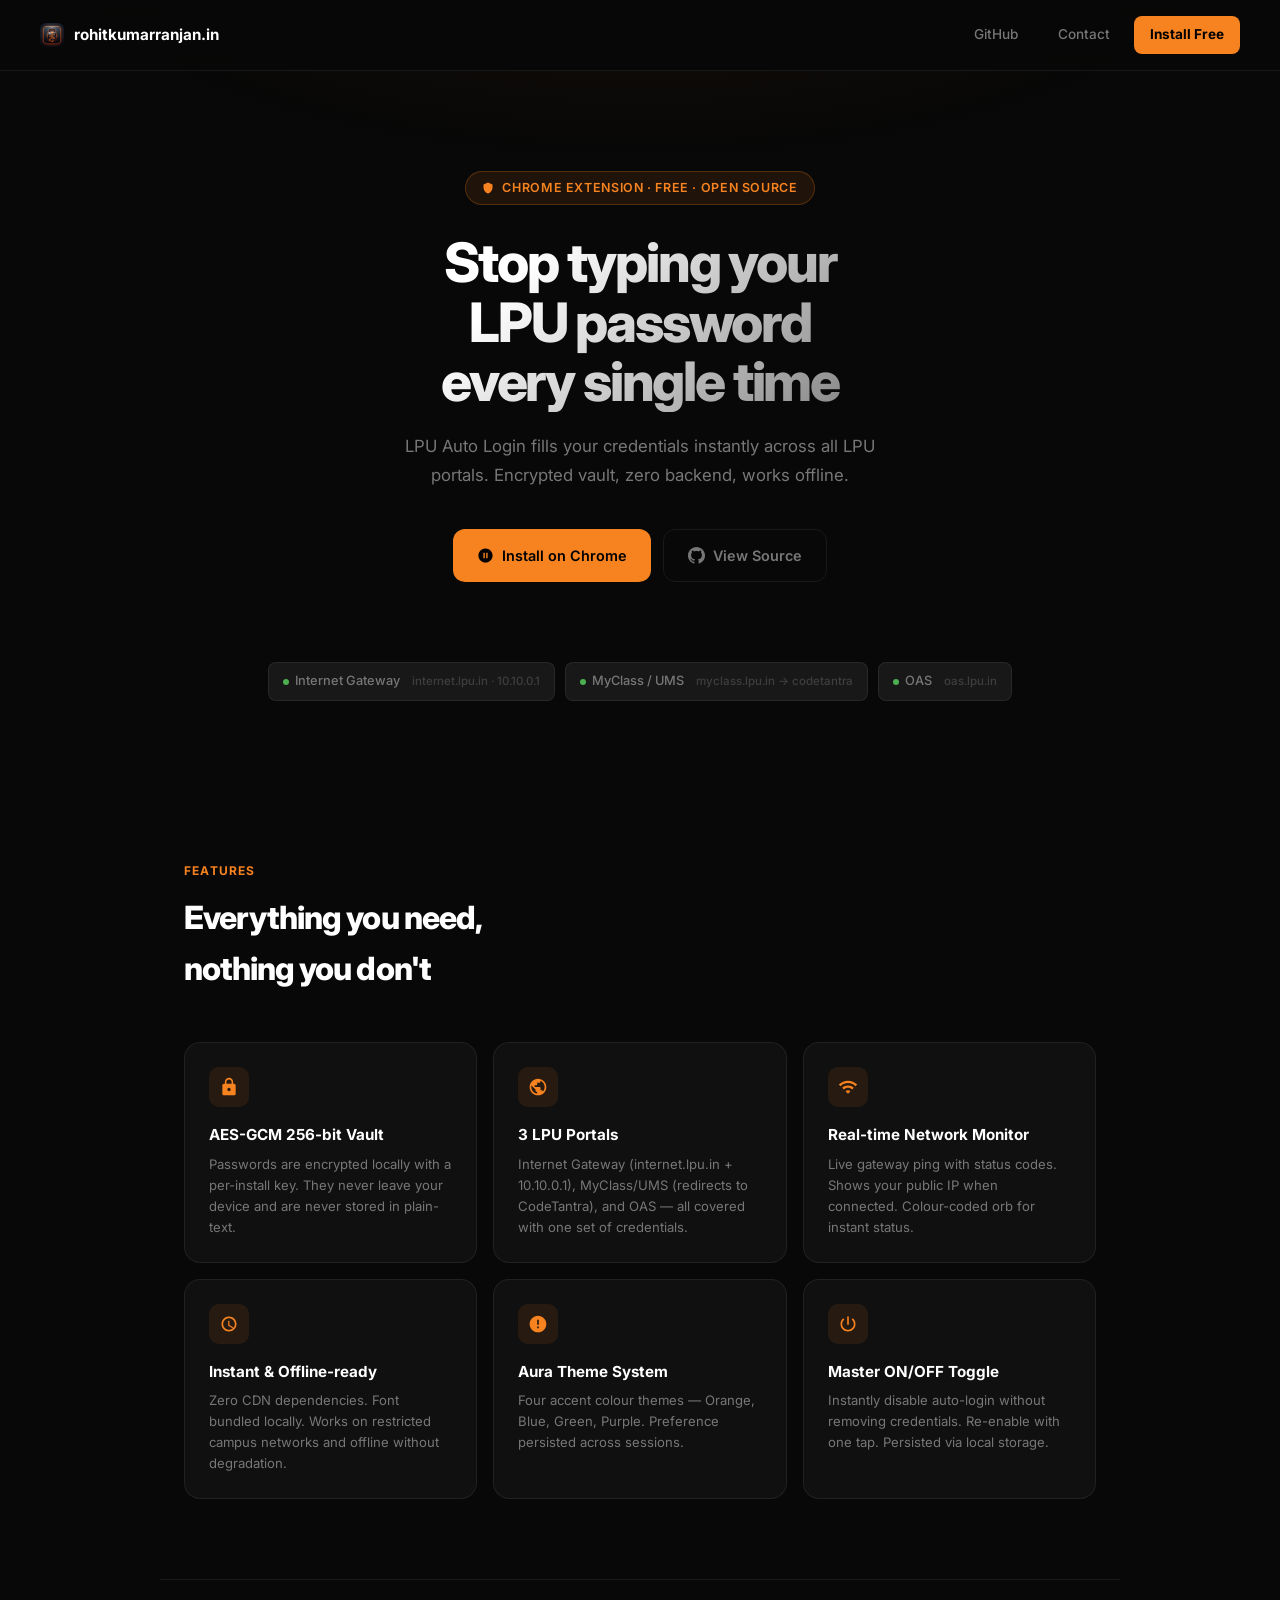
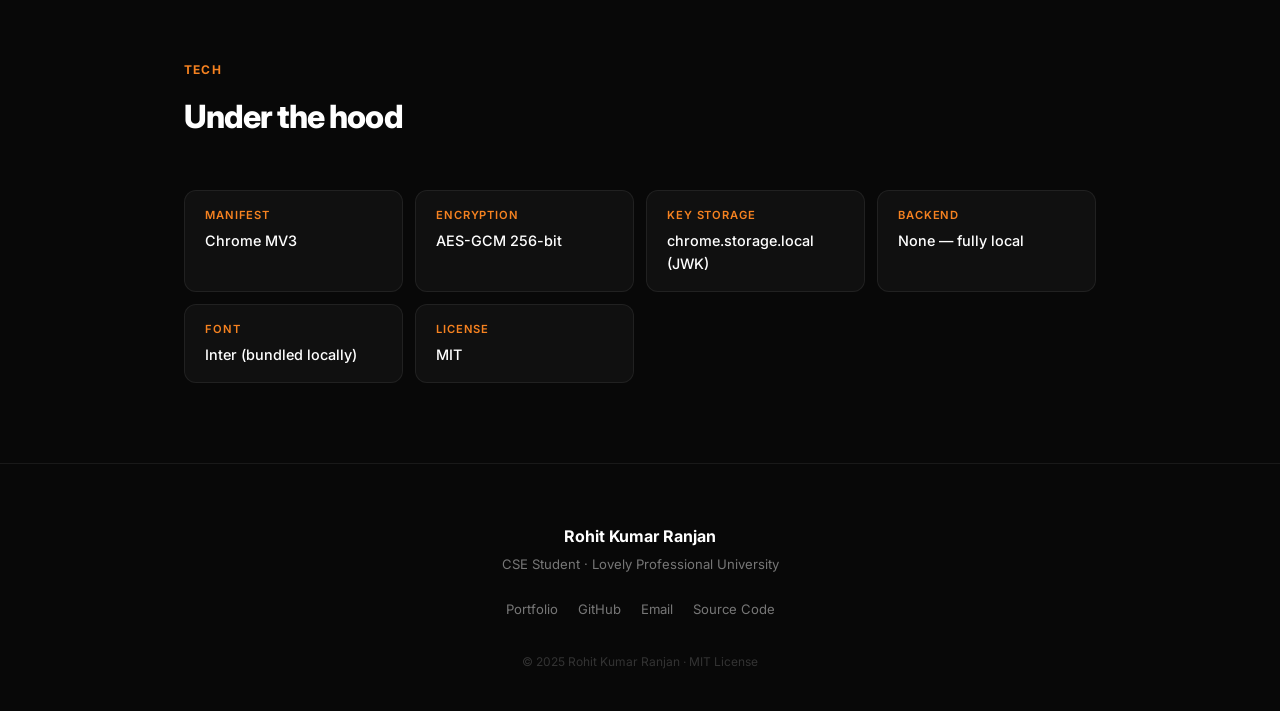
<file: lpu-autologin/index.html>
<!DOCTYPE html>
<html lang="en">
<head>
    <meta charset="UTF-8">
    <meta name="viewport" content="width=device-width, initial-scale=1.0">
    <title>LPU Auto Login — Chrome Extension by Rohit Kumar Ranjan</title>
    <meta name="description" content="One-click auto-login for LPU Internet Gateway, MyClass, OAS and CodeTantra. AES-GCM encrypted, offline-ready Chrome extension.">
    <link rel="preconnect" href="https://fonts.googleapis.com">
    <link href="https://fonts.googleapis.com/css2?family=Inter:wght@400;500;600;700;800&display=swap" rel="stylesheet">
    <style>
        *, *::before, *::after { box-sizing: border-box; margin: 0; padding: 0; }

        :root {
            --primary: #f68220;
            --primary-dim: rgba(246,130,32,0.1);
            --surface: #080808;
            --surface-2: #101010;
            --surface-3: #181818;
            --border: rgba(255,255,255,0.07);
            --text: #ffffff;
            --text-muted: #777777;
        }

        html { scroll-behavior: smooth; }

        body {
            font-family: 'Inter', sans-serif;
            background: var(--surface);
            color: var(--text);
            line-height: 1.6;
        }

        /* Background */
        body::before {
            content: '';
            position: fixed;
            inset: 0;
            background:
                radial-gradient(ellipse 70% 40% at 50% -10%, rgba(246,130,32,0.07) 0%, transparent 70%);
            pointer-events: none;
            z-index: 0;
        }

        /* Nav */
        nav {
            position: sticky;
            top: 0;
            z-index: 100;
            display: flex;
            align-items: center;
            justify-content: space-between;
            padding: 16px 40px;
            background: rgba(8,8,8,0.85);
            backdrop-filter: blur(12px);
            border-bottom: 1px solid var(--border);
        }

        .nav-brand {
            display: flex;
            align-items: center;
            gap: 10px;
            text-decoration: none;
            color: var(--text);
        }

        .nav-brand-icon {
            width: 24px;
            height: 24px;
            border-radius: 6px;
            display: block;
        }

        .nav-brand span { font-weight: 700; font-size: 0.95rem; }

        .nav-links { display: flex; gap: 8px; }

        .nav-link {
            padding: 8px 16px;
            border-radius: 8px;
            font-size: 0.85rem;
            font-weight: 500;
            text-decoration: none;
            color: var(--text-muted);
            transition: all 0.2s;
        }
        .nav-link:hover { color: var(--text); background: rgba(255,255,255,0.05); }

        .nav-cta {
            background: var(--primary);
            color: #000 !important;
            font-weight: 700;
        }
        .nav-cta:hover { background: #ff9530; }

        /* Sections */
        section { position: relative; z-index: 1; }

        /* Hero */
        .hero {
            text-align: center;
            padding: 100px 24px 80px;
            max-width: 720px;
            margin: 0 auto;
        }

        .hero-badge {
            display: inline-flex;
            align-items: center;
            gap: 8px;
            background: var(--primary-dim);
            border: 1px solid rgba(246,130,32,0.25);
            border-radius: 100px;
            padding: 6px 16px;
            font-size: 0.78rem;
            font-weight: 600;
            color: var(--primary);
            letter-spacing: 0.05em;
            text-transform: uppercase;
            margin-bottom: 28px;
        }

        h1 {
            font-size: clamp(2.2rem, 5vw, 3.4rem);
            font-weight: 800;
            letter-spacing: -0.04em;
            line-height: 1.1;
            margin-bottom: 20px;
            background: linear-gradient(135deg, #fff 30%, #666 100%);
            -webkit-background-clip: text;
            background-clip: text;
            -webkit-text-fill-color: transparent;
        }

        .hero-sub {
            font-size: 1.05rem;
            color: var(--text-muted);
            max-width: 500px;
            margin: 0 auto 40px;
            line-height: 1.7;
        }

        .hero-actions {
            display: flex;
            gap: 12px;
            justify-content: center;
            flex-wrap: wrap;
        }

        .btn {
            display: inline-flex;
            align-items: center;
            gap: 8px;
            padding: 14px 24px;
            border-radius: 12px;
            font-family: 'Inter', sans-serif;
            font-size: 0.9rem;
            font-weight: 600;
            text-decoration: none;
            cursor: pointer;
            border: none;
            transition: all 0.2s;
        }

        .btn-primary { background: var(--primary); color: #000; }
        .btn-primary:hover { background: #ff9530; transform: translateY(-2px); box-shadow: 0 8px 24px rgba(246,130,32,0.3); }

        .btn-ghost {
            background: transparent;
            color: var(--text-muted);
            border: 1px solid var(--border);
        }
        .btn-ghost:hover { color: var(--text); border-color: rgba(255,255,255,0.2); transform: translateY(-2px); }

        .btn svg { width: 17px; height: 17px; fill: currentColor; }

        /* Portals strip */
        .portals {
            display: flex;
            gap: 10px;
            justify-content: center;
            flex-wrap: wrap;
            padding: 0 24px 80px;
        }

        .portal-chip {
            display: flex;
            align-items: center;
            gap: 6px;
            background: var(--surface-3);
            border: 1px solid var(--border);
            border-radius: 8px;
            padding: 8px 14px;
            font-size: 0.8rem;
            color: var(--text-muted);
            font-weight: 500;
        }

        .portal-dot { width: 6px; height: 6px; background: #4caf50; border-radius: 50%; }

        /* Features */
        .features {
            padding: 80px 24px;
            max-width: 960px;
            margin: 0 auto;
        }

        .section-label {
            font-size: 0.75rem;
            font-weight: 700;
            color: var(--primary);
            letter-spacing: 0.1em;
            text-transform: uppercase;
            margin-bottom: 12px;
        }

        .section-title {
            font-size: clamp(1.5rem, 3vw, 2rem);
            font-weight: 800;
            letter-spacing: -0.03em;
            margin-bottom: 48px;
        }

        .features-grid {
            display: grid;
            grid-template-columns: repeat(auto-fit, minmax(260px, 1fr));
            gap: 16px;
        }

        .feat-card {
            background: var(--surface-2);
            border: 1px solid var(--border);
            border-radius: 16px;
            padding: 24px;
            transition: border-color 0.2s;
        }
        .feat-card:hover { border-color: rgba(246,130,32,0.3); }

        .feat-icon {
            width: 40px;
            height: 40px;
            background: var(--primary-dim);
            border-radius: 10px;
            display: flex;
            align-items: center;
            justify-content: center;
            margin-bottom: 16px;
        }
        .feat-icon svg { width: 20px; height: 20px; fill: var(--primary); }

        .feat-title { font-size: 0.95rem; font-weight: 700; margin-bottom: 6px; }
        .feat-desc  { font-size: 0.82rem; color: var(--text-muted); line-height: 1.6; }

        /* Tech */
        .tech {
            padding: 80px 24px;
            max-width: 960px;
            margin: 0 auto;
            border-top: 1px solid var(--border);
        }

        .tech-grid {
            display: grid;
            grid-template-columns: repeat(auto-fit, minmax(200px, 1fr));
            gap: 12px;
            margin-top: 36px;
        }

        .tech-item {
            background: var(--surface-2);
            border: 1px solid var(--border);
            border-radius: 12px;
            padding: 16px 20px;
        }

        .tech-label { font-size: 0.7rem; font-weight: 600; color: var(--primary); text-transform: uppercase; letter-spacing: 0.08em; margin-bottom: 4px; }
        .tech-value { font-size: 0.9rem; font-weight: 500; }

        /* Footer */
        footer {
            padding: 60px 24px 40px;
            text-align: center;
            border-top: 1px solid var(--border);
        }

        .footer-name {
            font-size: 1rem;
            font-weight: 700;
            margin-bottom: 4px;
        }

        .footer-sub {
            font-size: 0.82rem;
            color: var(--text-muted);
            margin-bottom: 24px;
        }

        .footer-links {
            display: flex;
            gap: 20px;
            justify-content: center;
            flex-wrap: wrap;
        }

        .footer-link {
            font-size: 0.82rem;
            color: var(--text-muted);
            text-decoration: none;
            transition: color 0.2s;
        }
        .footer-link:hover { color: var(--primary); }

        .footer-copy {
            margin-top: 32px;
            font-size: 0.75rem;
            color: #333;
        }
    </style>
</head>
<body>

    <nav>
        <a class="nav-brand" href="https://rohitkumarranjan.in">
            <img class="nav-brand-icon" src="../icon128.png" alt="LPU Auto Login">
            <span>rohitkumarranjan.in</span>
        </a>
        <div class="nav-links">
            <a class="nav-link" href="https://github.com/rohit124551/LPU-Auto-Login" target="_blank">GitHub</a>
            <a class="nav-link" href="mailto:hello@rohitkumarranjan.in">Contact</a>
            <a class="nav-link nav-cta" href="https://chrome.google.com/webstore" target="_blank">Install Free</a>
        </div>
    </nav>

    <!-- Hero -->
    <section>
        <div class="hero">
            <div class="hero-badge">
                <svg viewBox="0 0 24 24" width="12" height="12" fill="currentColor"><path d="M12 1L3 5v6c0 5.55 3.84 10.74 9 12 5.16-1.26 9-6.45 9-12V5l-9-4z"/></svg>
                Chrome Extension · Free · Open Source
            </div>
            <h1>Stop typing your<br>LPU password<br>every single time</h1>
            <p class="hero-sub">LPU Auto Login fills your credentials instantly across all LPU portals. Encrypted vault, zero backend, works offline.</p>
            <div class="hero-actions">
                <a class="btn btn-primary" href="https://chrome.google.com/webstore" target="_blank">
                    <svg viewBox="0 0 24 24"><path d="M12 2C6.48 2 2 6.48 2 12s4.48 10 10 10 10-4.48 10-10S17.52 2 12 2zm-1 14H9V8h2v8zm4 0h-2V8h2v8z"/></svg>
                    Install on Chrome
                </a>
                <a class="btn btn-ghost" href="https://github.com/rohit124551/LPU-Auto-Login" target="_blank">
                    <svg viewBox="0 0 24 24"><path d="M12 0c-6.626 0-12 5.373-12 12 0 5.302 3.438 9.8 8.207 11.387.599.111.793-.261.793-.577v-2.234c-3.338.726-4.033-1.416-4.033-1.416-.546-1.387-1.333-1.756-1.333-1.756-1.089-.745.083-.729.083-.729 1.205.084 1.839 1.237 1.839 1.237 1.07 1.834 2.807 1.304 3.492.997.107-.775.418-1.305.762-1.604-2.665-.305-5.467-1.334-5.467-5.931 0-1.311.469-2.381 1.236-3.221-.124-.303-.535-1.524.117-3.176 0 0 1.008-.322 3.301 1.23.957-.266 1.983-.399 3.003-.404 1.02.005 2.047.138 3.006.404 2.291-1.552 3.297-1.23 3.297-1.23.653 1.653.242 2.874.118 3.176.77.84 1.235 1.911 1.235 3.221 0 4.609-2.807 5.624-5.479 5.921.43.372.823 1.102.823 2.222v3.293c0 .319.192.694.801.576 4.765-1.589 8.199-6.086 8.199-11.386 0-6.627-5.373-12-12-12z"/></svg>
                    View Source
                </a>
            </div>
        </div>

        <!-- Supported portals -->
        <div class="portals">
            <div class="portal-chip"><div class="portal-dot"></div>Internet Gateway <span style="opacity:0.4;margin-left:6px;font-size:0.72rem">internet.lpu.in · 10.10.0.1</span></div>
            <div class="portal-chip"><div class="portal-dot"></div>MyClass / UMS <span style="opacity:0.4;margin-left:6px;font-size:0.72rem">myclass.lpu.in → codetantra</span></div>
            <div class="portal-chip"><div class="portal-dot"></div>OAS <span style="opacity:0.4;margin-left:6px;font-size:0.72rem">oas.lpu.in</span></div>
        </div>
    </section>

    <!-- Features -->
    <section class="features">
        <p class="section-label">Features</p>
        <h2 class="section-title">Everything you need,<br>nothing you don't</h2>
        <div class="features-grid">
            <div class="feat-card">
                <div class="feat-icon"><svg viewBox="0 0 24 24"><path d="M18 8h-1V6c0-2.76-2.24-5-5-5S7 3.24 7 6v2H6c-1.1 0-2 .9-2 2v10c0 1.1.9 2 2 2h12c1.1 0 2-.9 2-2V10c0-1.1-.9-2-2-2zm-6 9c-1.1 0-2-.9-2-2s.9-2 2-2 2 .9 2 2-.9 2-2 2zm3.1-9H8.9V6c0-1.71 1.39-3.1 3.1-3.1 1.71 0 3.1 1.39 3.1 3.1v2z"/></svg></div>
                <div class="feat-title">AES-GCM 256-bit Vault</div>
                <div class="feat-desc">Passwords are encrypted locally with a per-install key. They never leave your device and are never stored in plain-text.</div>
            </div>
            <div class="feat-card">
                <div class="feat-icon"><svg viewBox="0 0 24 24"><path d="M12 2C6.48 2 2 6.48 2 12s4.48 10 10 10 10-4.48 10-10S17.52 2 12 2zm-1 17.93c-3.95-.49-7-3.85-7-7.93 0-.62.08-1.21.21-1.79L9 15v1c0 1.1.9 2 2 2v1.93zm6.9-2.54c-.26-.81-1-1.39-1.9-1.39h-1v-3c0-.55-.45-1-1-1H8v-2h2c.55 0 1-.45 1-1V7h2c1.1 0 2-.9 2-2v-.41c2.93 1.19 5 4.06 5 7.41 0 2.08-.8 3.97-2.1 5.39z"/></svg></div>
                <div class="feat-title">3 LPU Portals</div>
                <div class="feat-desc">Internet Gateway (internet.lpu.in + 10.10.0.1), MyClass/UMS (redirects to CodeTantra), and OAS — all covered with one set of credentials.</div>
            </div>
            <div class="feat-card">
                <div class="feat-icon"><svg viewBox="0 0 24 24"><path d="M1 9l2 2c4.97-4.97 13.03-4.97 18 0l2-2C16.93 2.93 7.08 2.93 1 9zm8 8l3 3 3-3c-1.65-1.66-4.34-1.66-6 0zm-4-4l2 2c2.76-2.76 7.24-2.76 10 0l2-2C15.14 9.14 8.87 9.14 5 13z"/></svg></div>
                <div class="feat-title">Real-time Network Monitor</div>
                <div class="feat-desc">Live gateway ping with status codes. Shows your public IP when connected. Colour-coded orb for instant status.</div>
            </div>
            <div class="feat-card">
                <div class="feat-icon"><svg viewBox="0 0 24 24"><path d="M12 3c-4.97 0-9 4.03-9 9s4.03 9 9 9 9-4.03 9-9-4.03-9-9-9zm0 16c-3.86 0-7-3.14-7-7s3.14-7 7-7 7 3.14 7 7-3.14 7-7 7zm.5-11H11v6l5.25 3.15.75-1.23-4.5-2.67V8z"/></svg></div>
                <div class="feat-title">Instant & Offline-ready</div>
                <div class="feat-desc">Zero CDN dependencies. Font bundled locally. Works on restricted campus networks and offline without degradation.</div>
            </div>
            <div class="feat-card">
                <div class="feat-icon"><svg viewBox="0 0 24 24"><path d="M12 22C6.477 22 2 17.523 2 12S6.477 2 12 2s10 4.477 10 10-4.477 10-10 10zm-1-7v2h2v-2h-2zm0-8v6h2V7h-2z"/></svg></div>
                <div class="feat-title">Aura Theme System</div>
                <div class="feat-desc">Four accent colour themes — Orange, Blue, Green, Purple. Preference persisted across sessions.</div>
            </div>
            <div class="feat-card">
                <div class="feat-icon"><svg viewBox="0 0 24 24"><path d="M13 3h-2v10h2V3zm4.83 2.17l-1.42 1.42C17.99 7.86 19 9.81 19 12c0 3.87-3.13 7-7 7s-7-3.13-7-7c0-2.19 1.01-4.14 2.58-5.42L6.17 5.17C4.23 6.82 3 9.26 3 12c0 4.97 4.03 9 9 9s9-4.03 9-9c0-2.74-1.23-5.18-3.17-6.83z"/></svg></div>
                <div class="feat-title">Master ON/OFF Toggle</div>
                <div class="feat-desc">Instantly disable auto-login without removing credentials. Re-enable with one tap. Persisted via local storage.</div>
            </div>
        </div>
    </section>

    <!-- Tech details -->
    <section class="tech">
        <p class="section-label">Tech</p>
        <h2 class="section-title">Under the hood</h2>
        <div class="tech-grid">
            <div class="tech-item"><div class="tech-label">Manifest</div><div class="tech-value">Chrome MV3</div></div>
            <div class="tech-item"><div class="tech-label">Encryption</div><div class="tech-value">AES-GCM 256-bit</div></div>
            <div class="tech-item"><div class="tech-label">Key storage</div><div class="tech-value">chrome.storage.local (JWK)</div></div>
            <div class="tech-item"><div class="tech-label">Backend</div><div class="tech-value">None — fully local</div></div>
            <div class="tech-item"><div class="tech-label">Font</div><div class="tech-value">Inter (bundled locally)</div></div>
            <div class="tech-item"><div class="tech-label">License</div><div class="tech-value">MIT</div></div>
        </div>
    </section>

    <!-- Footer -->
    <footer>
        <div class="footer-name">Rohit Kumar Ranjan</div>
        <div class="footer-sub">CSE Student · Lovely Professional University</div>
        <div class="footer-links">
            <a class="footer-link" href="https://rohitkumarranjan.in" target="_blank">Portfolio</a>
            <a class="footer-link" href="https://github.com/rohit124551" target="_blank">GitHub</a>
            <a class="footer-link" href="mailto:hello@rohitkumarranjan.in">Email</a>
            <a class="footer-link" href="https://github.com/rohit124551/LPU-Auto-Login" target="_blank">Source Code</a>
        </div>
        <div class="footer-copy">© 2025 Rohit Kumar Ranjan · MIT License</div>
    </footer>

</body>
</html>
</file>
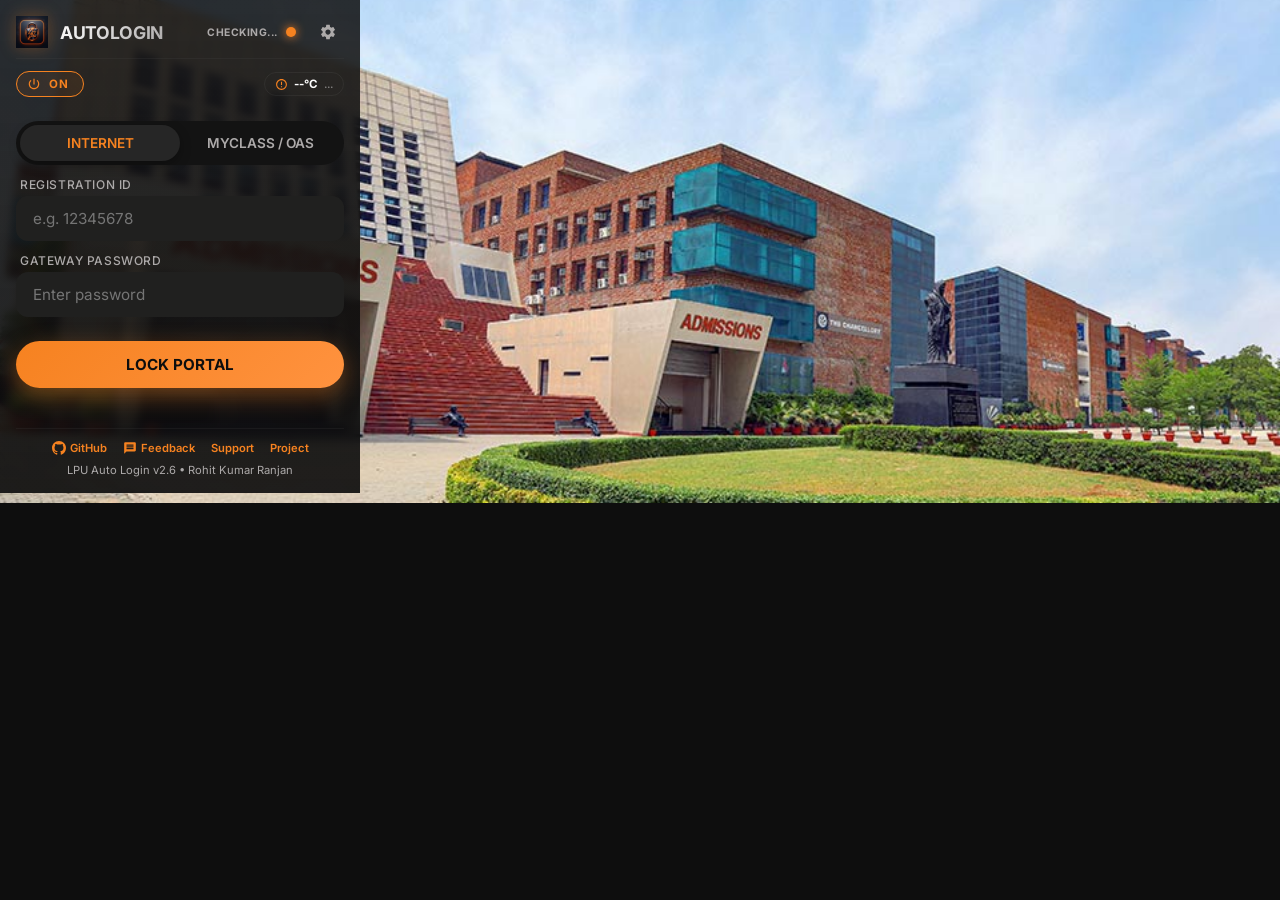
<file: popup.html>
<!DOCTYPE html>
<html lang="en">
<head>
    <meta charset="UTF-8">
    <meta name="viewport" content="width=device-width, initial-scale=1.0">
    <title>LPU Auto Login | Kinetic Obsidian</title>
    <link rel="stylesheet" href="popup.css">
</head>
<body>
    <div class="luminous-void">
        <header class="glass-header">
            <div class="brand">
                <img src="icon.png" alt="LPU Auto Login">
                <h1>AUTOLOGIN</h1>
            </div>
            <div class="status-indicator">
                <span id="gateway-status" class="status-label">CHECKING...</span>
                <div id="status-orb" class="status-orb"></div>
                <div id="settings-btn" class="settings-trigger" title="Settings">
                    <svg viewBox="0 0 24 24" width="18" height="18" fill="var(--on-surface-variant)">
                        <path d="M19.14,12.94c0.04-0.3,0.06-0.61,0.06-0.94c0-0.32-0.02-0.64-0.07-0.94l2.03-1.58c0.18-0.14,0.23-0.41,0.12-0.61l-1.92-3.32c-0.12-0.22-0.37-0.29-0.59-0.22l-2.39,0.96c-0.5-0.38-1.03-0.7-1.62-0.94L14.4,2.81c-0.04-0.24-0.24-0.41-0.48-0.41h-3.84c-0.24,0-0.43,0.17-0.47,0.41L9.25,5.35C8.66,5.59,8.12,5.92,7.63,6.29L5.24,5.33c-0.22-0.08-0.47,0-0.59,0.22L2.74,8.87C2.62,9.08,2.66,9.34,2.84,9.48l2.03,1.58C4.82,11.36,4.8,11.68,4.8,12c0,0.32,0.02,0.64,0.07,0.94l-2.03,1.58c-0.18,0.14-0.23,0.41-0.12,0.61l1.92,3.32c0.12,0.22,0.37,0.29,0.59,0.22l2.39-0.96c0.5,0.38,1.03,0.7,1.62,0.94l0.36,2.54c0.05,0.24,0.24,0.41,0.48,0.41h3.84c0.24,0,0.44-0.17,0.47-0.41l0.36-2.54c0.59-0.24,1.13-0.56,1.62-0.94l2.39,0.96c0.22,0.08,0.47,0,0.59-0.22l1.92-3.32c0.12-0.22,0.07-0.47-0.12-0.61L19.14,12.94z M12,15.5c-1.93,0-3.5-1.57-3.5-3.5s1.57-3.5,3.5-3.5s3.5,1.57,3.5,3.5S13.93,15.5,12,15.5z"/>
                    </svg>
                </div>
            </div>
        </header>

        <!-- Controls Row -->
        <div class="controls-row">
            <!-- Power Toggle -->
            <div id="power-chip" class="power-chip" title="Toggle Auto-Login On/Off">
                <svg class="power-icon" viewBox="0 0 24 24">
                    <path d="M13 3h-2v10h2V3zm4.83 2.17l-1.42 1.42C17.99 7.86 19 9.81 19 12c0 3.87-3.13 7-7 7s-7-3.13-7-7c0-2.19 1.01-4.14 2.58-5.42L6.17 5.17C4.23 6.82 3 9.26 3 12c0 4.97 4.03 9 9 9s9-4.03 9-9c0-2.74-1.23-5.18-3.17-6.83z"/>
                </svg>
                <span id="power-label" class="power-label">ON</span>
            </div>

            <!-- Weather Widget -->
            <div id="weather-widget" class="weather-widget" title="Phagwara Weather">
                <svg viewBox="0 0 24 24" width="13" height="13" fill="var(--primary)"><path d="M12,2C6.48,2 2,6.48 2,12s4.48,10 10,10 10-4.48 10-10S17.52,2 12,2z M12,20c-4.41,0-8-3.59-8-8s3.59-8 8-8 8,3.59 8,8 S16.41,20 12,20z M11,7h2v6h-2V7z M11,15h2v2h-2V15z"/></svg>
                <span id="weather-temp">--°C</span>
                <span id="weather-desc">...</span>
            </div>
        </div>

        <!-- Quick Links -->
        <div class="utility-bar">
            
            <div id="quick-links-container" class="quick-links">
                <!-- Dynamic links rendered via JS -->
            </div>
        </div>

        <!-- Tabs -->
        <nav class="tabs-container">
            <div class="tab-editorial active" data-tab="internet">INTERNET</div>
            <div class="tab-editorial" data-tab="myclass">MYCLASS / OAS</div>
        </nav>

        <main class="viewport-layers">
            <!-- Disabled overlay -->
            <div id="disabled-banner" class="disabled-banner">
                <svg width="32" height="32" viewBox="0 0 24 24" fill="#444">
                    <path d="M12 2C6.48 2 2 6.48 2 12s4.48 10 10 10 10-4.48 10-10S17.52 2 12 2zm1 15h-2v-2h2v2zm0-4h-2V7h2v6z"/>
                </svg>
                <span class="disabled-banner-text">AUTO-LOGIN DISABLED</span>
                <span class="disabled-banner-sub">Toggle ON to enable automatic login</span>
            </div>

            <!-- Internet -->
            <div id="internet" class="layer active">
                <div class="input-stack">
                    <div class="field">
                        <label for="int-user">Registration ID</label>
                        <input type="text" id="int-user" class="kinetic-input" placeholder="e.g. 12345678" inputmode="numeric" pattern="[0-9]*">
                    </div>
                    <div class="field">
                        <label for="int-pass">Gateway Password</label>
                        <div class="pass-wrapper">
                            <input type="password" id="int-pass" class="kinetic-input" placeholder="Enter password">
                            <button id="int-eye" class="eye-toggle" type="button" aria-label="Toggle password visibility">
                                <svg id="int-eye-open" viewBox="0 0 24 24"><path d="M12 4.5C7 4.5 2.73 7.61 1 12c1.73 4.39 6 7.5 11 7.5s9.27-3.11 11-7.5c-1.73-4.39-6-7.5-11-7.5zM12 17c-2.76 0-5-2.24-5-5s2.24-5 5-5 5 2.24 5 5-2.24 5-5 5zm0-8c-1.66 0-3 1.34-3 3s1.34 3 3 3 3-1.34 3-3-1.34-3-3-3z"/></svg>
                                <svg id="int-eye-closed" viewBox="0 0 24 24" style="display:none"><path d="M12 7c2.76 0 5 2.24 5 5 0 .65-.13 1.26-.36 1.83l2.92 2.92c1.51-1.26 2.7-2.89 3.43-4.75-1.73-4.39-6-7.5-11-7.5-1.4 0-2.74.25-3.98.7l2.16 2.16C10.74 7.13 11.35 7 12 7zM2 4.27l2.28 2.28.46.46C3.08 8.3 1.78 10.02 1 12c1.73 4.39 6 7.5 11 7.5 1.55 0 3.03-.3 4.38-.84l.42.42L19.73 22 21 20.73 3.27 3 2 4.27zM7.53 9.8l1.55 1.55c-.05.21-.08.43-.08.65 0 1.66 1.34 3 3 3 .22 0 .44-.03.65-.08l1.55 1.55c-.67.33-1.41.53-2.2.53-2.76 0-5-2.24-5-5 0-.79.2-1.53.53-2.2zm4.31-.78l3.15 3.15.02-.16c0-1.66-1.34-3-3-3l-.17.01z"/></svg>
                            </button>
                            <span id="int-pass-badge" class="saved-badge">
                                <svg width="10" height="10" viewBox="0 0 24 24" class="saved-badge-icon"><path d="M18 8h-1V6c0-2.76-2.24-5-5-5S7 3.24 7 6v2H6c-1.1 0-2 .9-2 2v10c0 1.1.9 2 2 2h12c1.1 0 2-.9 2-2V10c0-1.1-.9-2-2-2zm-6 9c-1.1 0-2-.9-2-2s.9-2 2-2 2 .9 2 2-.9 2-2 2zm3.1-9H8.9V6c0-1.71 1.39-3.1 3.1-3.1 1.71 0 3.1 1.39 3.1 3.1v2z"/></svg>
                                <span class="saved-badge-text">SAVED</span>
                            </span>
                        </div>
                        <span id="int-change-hint" class="change-pass-hint">↩ Type a new password to change it</span>
                    </div>
                </div>
                <button class="ignition-btn save-btn" data-type="internet">LOCK PORTAL</button>
            </div>

            <!-- MyClass / OAS -->
            <div id="myclass" class="layer">
                <div class="input-stack">
                    <div class="field">
                        <label for="mc-user">Registration ID</label>
                        <input type="text" id="mc-user" class="kinetic-input" placeholder="e.g. 12345678" inputmode="numeric" pattern="[0-9]*">
                    </div>
                    <div class="field">
                        <label for="mc-pass">UMS Password</label>
                        <div class="pass-wrapper">
                            <input type="password" id="mc-pass" class="kinetic-input" placeholder="Enter password">
                            <button id="mc-eye" class="eye-toggle" type="button" aria-label="Toggle password visibility">
                                <svg id="mc-eye-open" viewBox="0 0 24 24"><path d="M12 4.5C7 4.5 2.73 7.61 1 12c1.73 4.39 6 7.5 11 7.5s9.27-3.11 11-7.5c-1.73-4.39-6-7.5-11-7.5zM12 17c-2.76 0-5-2.24-5-5s2.24-5 5-5 5 2.24 5 5-2.24 5-5 5zm0-8c-1.66 0-3 1.34-3 3s1.34 3 3 3 3-1.34 3-3-1.34-3-3-3z"/></svg>
                                <svg id="mc-eye-closed" viewBox="0 0 24 24" style="display:none"><path d="M12 7c2.76 0 5 2.24 5 5 0 .65-.13 1.26-.36 1.83l2.92 2.92c1.51-1.26 2.7-2.89 3.43-4.75-1.73-4.39-6-7.5-11-7.5-1.4 0-2.74.25-3.98.7l2.16 2.16C10.74 7.13 11.35 7 12 7zM2 4.27l2.28 2.28.46.46C3.08 8.3 1.78 10.02 1 12c1.73 4.39 6 7.5 11 7.5 1.55 0 3.03-.3 4.38-.84l.42.42L19.73 22 21 20.73 3.27 3 2 4.27zM7.53 9.8l1.55 1.55c-.05.21-.08.43-.08.65 0 1.66 1.34 3 3 3 .22 0 .44-.03.65-.08l1.55 1.55c-.67.33-1.41.53-2.2.53-2.76 0-5-2.24-5-5 0-.79.2-1.53.53-2.2zm4.31-.78l3.15 3.15.02-.16c0-1.66-1.34-3-3-3l-.17.01z"/></svg>
                            </button>
                            <span id="mc-pass-badge" class="saved-badge">
                                <svg width="10" height="10" viewBox="0 0 24 24" class="saved-badge-icon"><path d="M18 8h-1V6c0-2.76-2.24-5-5-5S7 3.24 7 6v2H6c-1.1 0-2 .9-2 2v10c0 1.1.9 2 2 2h12c1.1 0 2-.9 2-2V10c0-1.1-.9-2-2-2zm-6 9c-1.1 0-2-.9-2-2s.9-2 2-2 2 .9 2 2-.9 2-2 2zm3.1-9H8.9V6c0-1.71 1.39-3.1 3.1-3.1 1.71 0 3.1 1.39 3.1 3.1v2z"/></svg>
                                <span class="saved-badge-text">SAVED</span>
                            </span>
                        </div>
                        <span id="mc-change-hint" class="change-pass-hint">↩ Type a new password to change it</span>
                    </div>
                </div>
                <button class="ignition-btn save-btn" data-type="myclass">LOCK MYCLASS</button>
            </div>

            <!-- Settings -->
            <div id="settings" class="layer">
                <div class="input-stack">
                    <div class="field-row">
                        <div class="field-info">
                            <label>NETWORK MONITOR</label>
                            <span class="field-desc">Real-time gateway pinging</span>
                        </div>
                        <input type="checkbox" id="set-network" class="aura-toggle" checked>
                    </div>
                    <div class="field-row">
                        <div class="field-info">
                            <label>WEATHER WIDGET</label>
                            <span class="field-desc">Show campus weather in header</span>
                        </div>
                        <input type="checkbox" id="set-weather" class="aura-toggle" checked>
                    </div>
                    <div class="field-row" style="border: 1px solid rgba(255,115,81,0.2);">
                        <div class="field-info">
                            <label style="color: var(--error);">FACTORY RESET</label>
                            <span class="field-desc">Wipe all data & settings</span>
                        </div>
                        <button id="factory-reset-btn" style="background: rgba(255,115,81,0.15); color: var(--error); border: none; padding: 6px 12px; border-radius: 6px; font-weight: 700; font-size: 0.7rem; cursor: pointer;">
                            RESET
                        </button>
                    </div>
                    <div class="field-row feedback-row dev-link" data-url="https://docs.google.com/forms/d/e/1FAIpQLSckHH5snbPcnNgY2Qq__sNHjleudUesCibybi7gksPhccC37Q/viewform">
                        <div class="field-info">
                            <label>SUGGEST A FEATURE</label>
                            <span class="field-desc">Send feedback or requests</span>
                        </div>
                        <svg viewBox="0 0 24 24" width="16" height="16" fill="var(--primary)">
                            <path d="M19,19H5V5H12V3H5A2,2 0 0,0 3,5V19A2,2 0 0,0 5,21H19A2,2 0 0,0 21,19V12H19V19M14,3V5H17.59L7.76,14.83L9.17,16.24L19,6.41V10H21V3H14Z"/>
                        </svg>
                    </div>
                </div>
                <button class="ignition-btn back-btn">EXIT SETTINGS</button>
            </div>

        </main>

        <!-- Manage Links Full Overlay -->
        <div id="manage-links" class="layer manage-overlay">
            <div class="manage-links-header">
                <span class="ml-title">MANAGE QUICK LINKS</span>
            </div>
            <div id="links-list-container" class="links-list-container">
                <!-- Rendered via JS -->
            </div>
            <div class="add-link-form">
                <input type="text" id="new-link-name" class="kinetic-input small-input" placeholder="Name">
                <input type="url" id="new-link-url" class="kinetic-input small-input" placeholder="URL (https://...)">
                <button id="add-link-btn" class="add-btn" title="Add Link">
                    <svg viewBox="0 0 24 24"><path d="M19 13h-6v6h-2v-6H5v-2h6V5h2v6h6v2z"/></svg>
                </button>
            </div>
            <button class="ignition-btn back-btn">SAVE & CLOSE</button>
        </div>

        <div id="status" class="toast-editorial"></div>

        <footer class="footer-note">
            <div class="dev-links">
                <a class="dev-link" id="github-link" data-url="https://github.com/rohit124551">
                    <svg viewBox="0 0 24 24"><path d="M12 0c-6.626 0-12 5.373-12 12 0 5.302 3.438 9.8 8.207 11.387.599.111.793-.261.793-.577v-2.234c-3.338.726-4.033-1.416-4.033-1.416-.546-1.387-1.333-1.756-1.333-1.756-1.089-.745.083-.729.083-.729 1.205.084 1.839 1.237 1.839 1.237 1.07 1.834 2.807 1.304 3.492.997.107-.775.418-1.305.762-1.604-2.665-.305-5.467-1.334-5.467-5.931 0-1.311.469-2.381 1.236-3.221-.124-.303-.535-1.524.117-3.176 0 0 1.008-.322 3.301 1.23.957-.266 1.983-.399 3.003-.404 1.02.005 2.047.138 3.006.404 2.291-1.552 3.297-1.23 3.297-1.23.653 1.653.242 2.874.118 3.176.77.84 1.235 1.911 1.235 3.221 0 4.609-2.807 5.624-5.479 5.921.43.372.823 1.102.823 2.222v3.293c0 .319.192.694.801.576 4.765-1.589 8.199-6.086 8.199-11.386 0-6.627-5.373-12-12-12z"/></svg>
                    GitHub
                </a>
                <a class="dev-link" id="feedback-link" data-url="https://docs.google.com/forms/d/e/1FAIpQLSckHH5snbPcnNgY2Qq__sNHjleudUesCibybi7gksPhccC37Q/viewform">
                    <svg viewBox="0 0 24 24"><path d="M20 2H4c-1.1 0-1.99.9-1.99 2L2 22l4-4h14c1.1 0 2-.9 2-2V4c0-1.1-.9-2-2-2zm-2 12H6v-2h12v2zm0-3H6V9h12v2zm0-3H6V6h12v2z"/></svg>
                    Feedback
                </a>
                <a class="dev-link" id="mail-link" data-url="mailto:hello@rohitkumarranjan.in">Support</a>
                <a class="dev-link" id="portfolio-link" data-url="https://rohitkumarranjan.in/lpu-autologin">Project</a>
            </div>
            <span id="version-display">LPU Auto Login v2.6 • Rohit Kumar Ranjan</span>
        </footer>
    </div>
    <script src="security.js"></script>
    <script src="popup.js"></script>
</body>
</html>
</file>
<file: popup.css>
/* Fonts */
@font-face {
    font-family: 'Inter';
    font-style: normal;
    font-weight: 100 900;
    font-display: swap;
    src: url('inter.woff2') format('woff2');
}

/* Tokens */
:root {
    --surface: #0e0e0e;
    --surface-container: #131313;
    --surface-container-high: #20201f;
    --surface-container-highest: #262626;
    --primary: #f68220;
    --primary-rgb: 246, 130, 32;
    --primary-container: #ff923f;
    --on-surface: #ffffff;
    --on-surface-variant: #adaaaa;
    --error: #ff7351;
    --aura-hue: 0deg;
    --space-sm: 8px;
    --space-md: 16px;
    --space-lg: 24px;
}

/* Reset */
*, *::before, *::after { box-sizing: border-box; -webkit-font-smoothing: antialiased; }

/* Base */
body {
    font-family: 'Inter', sans-serif;
    margin: 0;
    padding: 0;
    width: 360px;
    background: url('image.png') center/cover no-repeat #0e0e0e;
    color: var(--on-surface);
    overflow: hidden;
}

/* Layout */
.luminous-void {
    position: relative;
    padding: var(--space-md);
    display: flex;
    flex-direction: column;
    align-items: flex-start;
    gap: 12px;
    min-height: 400px;
    background: linear-gradient(to bottom, rgba(14,14,14,0.85), rgba(14,14,14,0.92));
    backdrop-filter: blur(4px) hue-rotate(var(--aura-hue));
    transition: backdrop-filter 0.5s cubic-bezier(0.4,0,0.2,1);
}

/* Header */
.glass-header {
    display: flex;
    align-items: center;
    justify-content: space-between;
    padding-bottom: 10px;
    border-bottom: 0.5px solid rgba(72,72,71,0.2);
    width: 100%;
    gap: 12px;
}

.brand { display: flex; align-items: center; gap: 12px; }
.brand img { width: 32px; height: 32px; filter: drop-shadow(0 0 8px rgba(246,130,32,0.3)); }
.brand h1 {
    font-size: 1.1rem;
    font-weight: 700;
    margin: 0;
    letter-spacing: -0.02em;
    background: linear-gradient(135deg, var(--on-surface) 0%, var(--on-surface-variant) 100%);
    -webkit-background-clip: text;
    background-clip: text;
    -webkit-text-fill-color: transparent;
    white-space: nowrap;
}

/* Status */
.status-indicator { display: flex; align-items: center; gap: 8px; }
.status-label {
    font-size: 0.65rem;
    font-weight: 700;
    color: var(--on-surface-variant);
    letter-spacing: 0.05em;
    text-transform: uppercase;
    transition: color 0.3s, opacity 0.25s ease, transform 0.25s ease;
    display: inline-block;
    white-space: nowrap;
    overflow: hidden;
    text-overflow: ellipsis;
    max-width: 130px;
    text-align: right;
}
.status-orb {
    width: 10px;
    height: 10px;
    background: var(--primary);
    border-radius: 50%;
    position: relative;
    box-shadow: 0 0 10px var(--primary);
}
.status-orb::after {
    content: '';
    position: absolute;
    top: -5px; left: -5px; right: -5px; bottom: -5px;
    border: 1px solid var(--primary);
    border-radius: 50%;
    opacity: 0;
    animation: pulse 2s infinite;
}
@keyframes pulse {
    0%   { transform: scale(0.5); opacity: 0.8; }
    100% { transform: scale(1.8); opacity: 0; }
}

/* Settings trigger */
.settings-trigger {
    cursor: pointer;
    width: 32px;
    height: 32px;
    display: flex;
    align-items: center;
    justify-content: center;
    border-radius: 50%;
    transition: background 0.3s;
    margin-left: 8px;
}
.settings-trigger:hover { background: var(--surface-container-highest); }

.power-chip {
    display: inline-flex;
    align-items: center;
    gap: 8px;
    padding: 5px 14px 5px 10px;
    border-radius: 100px;
    border: 1.5px solid var(--primary);
    background: rgba(246,130,32,0.08);
    cursor: pointer;
    transition: all 0.35s cubic-bezier(0.4,0,0.2,1);
    user-select: none;
    width: max-content;
    flex-shrink: 0;
}
.power-chip:hover { background: rgba(246,130,32,0.15); }
.power-chip.off { border-color: #555; background: rgba(255,255,255,0.03); }
.power-icon { width: 14px; height: 14px; fill: var(--primary); transition: fill 0.35s; }
.power-chip.off .power-icon { fill: #555; }
.power-label { font-size: 0.72rem; font-weight: 700; letter-spacing: 0.08em; color: var(--primary); transition: color 0.35s; }
.power-chip.off .power-label { color: #555; }

/* Controls Row */
.controls-row {
    display: flex;
    flex-direction: row;
    align-items: center;
    justify-content: space-between;
    width: 100%;
    flex-wrap: nowrap;
    gap: 12px;
}

/* Utility Bar */
.utility-bar {
    display: flex;
    width: 100%;
}

/* Weather Widget */
.weather-widget {
    display: flex;
    align-items: center;
    gap: 4px;
    background: transparent;
    border: 1px solid rgba(255,255,255,0.05);
    border-radius: 100px;
    padding: 4px 10px;
    font-size: 0.72rem;
    color: var(--on-surface-variant);
    font-weight: 500;
}
.weather-widget #weather-temp {
    color: var(--on-surface);
    font-weight: 700;
    margin-left: 2px;
}
.weather-widget #weather-desc {
    opacity: 0.7;
    margin-left: 2px;
    text-transform: capitalize;
    max-width: 80px;
    white-space: nowrap;
    overflow: hidden;
    text-overflow: ellipsis;
}

/* Quick Links */
.quick-links {
    display: flex;
    gap: 6px;
    justify-content: space-between;
    width: 100%;
}
.ql-btn {
    flex: 1;
    display: flex;
    flex-direction: column;
    align-items: center;
    justify-content: center;
    gap: 4px;
    background: var(--surface-container);
    border: 1px solid rgba(255,255,255,0.05);
    border-radius: 12px;
    padding: 8px 4px;
    text-decoration: none;
    color: var(--on-surface-variant);
    font-size: 0.65rem;
    font-weight: 600;
    transition: all 0.2s;
}
.ql-btn:hover {
    background: var(--surface-container-highest);
    color: var(--primary);
    border-color: rgba(var(--primary-rgb), 0.2);
    transform: translateY(-1px);
}
.ql-btn svg {
    width: 16px;
    height: 16px;
    fill: currentColor;
    opacity: 0.8;
}

/* Manage Links Layer */
.manage-overlay {
    position: absolute;
    inset: 0;
    z-index: 100;
    background: rgba(14,14,14,0.98);
    backdrop-filter: blur(8px);
    display: none;
    flex-direction: column;
    padding: 24px;
    animation: layerIn 0.35s ease-out;
}
.manage-overlay.active { display: flex; }

.manage-links-header {
    display: flex;
    align-items: center;
    justify-content: center;
    margin-bottom: 8px;
}
.ml-title {
    font-size: 0.8rem;
    font-weight: 700;
    color: var(--primary);
    letter-spacing: 0.08em;
    text-transform: uppercase;
}
.links-list-container {
    display: flex;
    flex-direction: column;
    gap: 8px;
    flex: 1;
    overflow-y: auto;
    padding-right: 4px;
}
.links-list-container::-webkit-scrollbar { width: 4px; }
.links-list-container::-webkit-scrollbar-thumb { background: rgba(255,255,255,0.1); border-radius: 4px; }
.links-list-container::-webkit-scrollbar-track { background: transparent; }

.ml-item {
    display: flex;
    align-items: center;
    gap: 8px;
    background: var(--surface-container-high);
    border: 1px solid rgba(255,255,255,0.05);
    border-radius: 8px;
    padding: 6px 8px;
    cursor: grab;
    transition: all 0.3s ease;
    overflow: hidden;
}
.ml-item:active { cursor: grabbing; }
.ml-item.dragging { opacity: 0.4; transform: scale(0.98); }
.ml-item.drag-over-top { box-shadow: 0 -2px 0 var(--primary); }
.ml-item.drag-over-bottom { box-shadow: 0 2px 0 var(--primary); }

.ml-item-icon {
    width: 20px;
    height: 20px;
    background: var(--surface-container-highest);
    border-radius: 4px;
    display: flex;
    align-items: center;
    justify-content: center;
    font-size: 0.6rem;
    font-weight: 700;
    color: var(--on-surface-variant);
    flex-shrink: 0;
}
.ml-item-icon svg { width: 12px; height: 12px; fill: currentColor; }
.ml-item-info {
    flex: 1;
    display: flex;
    flex-direction: column;
    overflow: hidden;
}
.ml-item-name { font-size: 0.7rem; font-weight: 600; color: var(--on-surface); white-space: nowrap; overflow: hidden; text-overflow: ellipsis; }
.ml-item-url { font-size: 0.55rem; color: var(--on-surface-variant); white-space: nowrap; overflow: hidden; text-overflow: ellipsis; }

.ml-actions { display: flex; gap: 4px; align-items: center; }
.ml-btn {
    background: transparent; border: none; cursor: pointer; padding: 4px; border-radius: 4px;
    display: flex; align-items: center; justify-content: center; transition: background 0.2s;
}
.ml-btn:hover { background: rgba(255,255,255,0.1); }
.ml-btn svg { width: 14px; height: 14px; fill: var(--on-surface-variant); }
.ml-btn.delete svg { fill: var(--error); }
.ml-btn.delete:hover { background: rgba(255,115,81,0.15); }

.ml-drag-handle {
    display: flex; align-items: center; justify-content: center;
    padding: 4px; cursor: grab; opacity: 0.5; transition: opacity 0.2s;
}
.ml-drag-handle:hover { opacity: 1; }
.ml-drag-handle svg { fill: var(--on-surface-variant); }

/* Add link form */
.add-link-form {
    display: flex;
    gap: 6px;
    align-items: center;
    background: var(--surface-container);
    padding: 6px;
    border-radius: 12px;
    border: 1px dashed rgba(255,255,255,0.1);
}
.small-input {
    padding: 6px 8px;
    font-size: 0.7rem;
    border-radius: 6px;
    width: 50%;
}
.add-btn {
    background: var(--surface-container-highest); border: none; cursor: pointer; padding: 6px;
    border-radius: 6px; display: flex; align-items: center; justify-content: center; transition: all 0.2s; flex-shrink: 0;
}
.add-btn:hover { background: var(--primary); }
.add-btn svg { width: 16px; height: 16px; fill: var(--on-surface-variant); }
.add-btn:hover svg { fill: var(--surface); }

/* Tabs */
.tabs-container {
    display: flex;
    background: var(--surface-container);
    padding: 4px;
    border-radius: 100px;
    width: 100%;
}
.tab-editorial {
    flex: 1;
    padding: 10px;
    text-align: center;
    font-size: 0.85rem;
    font-weight: 600;
    cursor: pointer;
    border-radius: 100px;
    transition: all 0.3s cubic-bezier(0.4,0,0.2,1);
    color: var(--on-surface-variant);
    user-select: none;
}
.tab-editorial.active {
    background: var(--surface-container-highest);
    color: var(--primary);
    box-shadow: 0 4px 12px rgba(0,0,0,0.3);
}

/* Layers */
.viewport-layers { position: relative; height: auto; width: 100%; }
.layer {
    display: none;
    flex-direction: column;
    width: 100%;
    gap: 16px;
    animation: layerIn 0.35s ease-out;
}
.layer.active { display: flex; }
@keyframes layerIn {
    from { opacity: 0; transform: scale(0.98) translateY(8px); }
    to   { opacity: 1; transform: scale(1) translateY(0); }
}

/* Disabled overlay */
.disabled-banner {
    display: none;
    position: absolute;
    inset: 0;
    background: rgba(10,10,10,0.75);
    border-radius: 16px;
    z-index: 10;
    align-items: center;
    justify-content: center;
    flex-direction: column;
    gap: 8px;
    backdrop-filter: blur(4px);
    animation: layerIn 0.3s ease-out;
}
.disabled-banner.show { display: flex; }
.disabled-banner-text { font-size: 0.85rem; font-weight: 700; color: #555; letter-spacing: 0.08em; text-transform: uppercase; }
.disabled-banner-sub  { font-size: 0.7rem; color: #444; letter-spacing: 0.04em; }

/* Form */
.input-stack { display: flex; flex-direction: column; gap: 12px; }
.field { display: flex; flex-direction: column; gap: 4px; }
.field label {
    font-size: 0.75rem;
    font-weight: 500;
    color: var(--on-surface-variant);
    margin-left: 4px;
    text-transform: uppercase;
    letter-spacing: 0.05em;
}
.kinetic-input {
    width: 100%;
    padding: 12px 16px;
    background: var(--surface-container-high);
    border: 1px solid transparent;
    border-radius: 12px;
    color: var(--on-surface);
    font-family: 'Inter', sans-serif;
    font-size: 0.95rem;
    transition: all 0.3s;
    outline: none;
}
.kinetic-input:focus {
    background: var(--surface-container-highest);
    border-color: var(--primary);
    box-shadow: 0 0 0 3px rgba(var(--primary-rgb), 0.15);
}

/* Password wrapper */
.pass-wrapper { position: relative; display: flex; align-items: center; }
.pass-wrapper .kinetic-input { padding-right: 90px; }
.pass-wrapper:has(.eye-toggle.visible) .kinetic-input { padding-right: 48px; }

/* Saved badge */
.saved-badge {
    position: absolute;
    right: 10px;
    display: none;
    align-items: center;
    gap: 5px;
    background: rgba(76,175,80,0.15);
    border: 1px solid rgba(76,175,80,0.4);
    border-radius: 100px;
    padding: 3px 8px;
    pointer-events: none;
}
.saved-badge.visible { display: flex; }
.saved-badge-text { font-size: 0.62rem; font-weight: 700; color: #4caf50; letter-spacing: 0.06em; text-transform: uppercase; }
.saved-badge-icon { fill: #4caf50; }

/* Change hint */
.change-pass-hint {
    display: none;
    font-size: 0.65rem;
    color: var(--primary);
    letter-spacing: 0.04em;
    margin-top: 2px;
    margin-left: 4px;
    cursor: pointer;
    text-decoration: underline;
    text-underline-offset: 2px;
    width: fit-content;
    transition: opacity 0.2s;
}
.change-pass-hint.visible { display: block; }
.change-pass-hint:hover { opacity: 0.7; }

/* Eye toggle */
.eye-toggle {
    position: absolute;
    right: 10px;
    display: none;
    align-items: center;
    justify-content: center;
    width: 28px;
    height: 28px;
    border: none;
    background: transparent;
    cursor: pointer;
    border-radius: 50%;
    padding: 0;
    transition: background 0.2s;
    flex-shrink: 0;
}
.eye-toggle:hover { background: rgba(255,255,255,0.08); }
.eye-toggle svg { width: 16px; height: 16px; fill: var(--on-surface-variant); transition: fill 0.2s; }
.eye-toggle:hover svg { fill: var(--primary); }
.eye-toggle.visible { display: flex; }

/* CTA button */
.ignition-btn {
    width: 100%;
    padding: 14px;
    border-radius: 100px;
    border: none;
    font-family: 'Inter', sans-serif;
    font-size: 0.95rem;
    font-weight: 700;
    cursor: pointer;
    transition: all 0.3s cubic-bezier(0.175,0.885,0.32,1.275);
    background: linear-gradient(135deg, var(--primary) 0%, var(--primary-container) 100%);
    color: var(--surface);
    margin-top: 8px;
    box-shadow: 0 8px 24px rgba(var(--primary-rgb), 0.4);
}
.ignition-btn:hover { transform: translateY(-2px); box-shadow: 0 12px 32px rgba(var(--primary-rgb), 0.5); }
.ignition-btn:active { transform: translateY(0); }

/* Toast */
.toast-editorial {
    font-size: 0.8rem;
    text-align: center;
    color: var(--primary);
    height: 16px;
    opacity: 0;
    transition: all 0.4s;
    font-weight: 500;
    width: 100%;
}
.toast-editorial.show { opacity: 1; transform: translateY(-2px); }

/* Aura picker */
.aura-picker { display: flex; justify-content: center; gap: 12px; margin-bottom: 4px; }
.aura-dot {
    width: 14px;
    height: 14px;
    border-radius: 50%;
    cursor: pointer;
    border: 2px solid transparent;
    transition: all 0.3s;
    position: relative;
}
.aura-dot:hover { transform: scale(1.3); }
.aura-dot.active { border-color: var(--on-surface); box-shadow: 0 0 8px currentColor; }
.aura-orange { background-color: #f68220; color: #f68220; }
.aura-blue   { background-color: #2196f3; color: #2196f3; }
.aura-green  { background-color: #4caf50; color: #4caf50; }
.aura-purple { background-color: #9c27b0; color: #9c27b0; }

/* Settings */
.field-info { display: flex; flex-direction: column; gap: 2px; }
.field-desc { font-size: 0.6rem; color: var(--on-surface-variant); opacity: 0.6; letter-spacing: 0.02em; }
.field-row {
    display: flex;
    align-items: center;
    justify-content: space-between;
    padding: 12px 16px;
    background: var(--surface-container-high);
    border-radius: 12px;
}
.field-row label { font-size: 0.75rem; font-weight: 500; color: var(--on-surface-variant); text-transform: uppercase; letter-spacing: 0.05em; }
.feedback-row { cursor: pointer; transition: background 0.3s; margin-top: 8px; border: 1px solid rgba(var(--primary-rgb), 0.2); }
.feedback-row:hover { background: var(--surface-container-highest); border-color: var(--primary); }

/* Toggle switch */
.aura-toggle {
    appearance: none;
    width: 36px;
    height: 20px;
    background: var(--surface-container-highest);
    border-radius: 100px;
    position: relative;
    cursor: pointer;
    transition: background 0.3s;
    border: 1px solid rgba(255,255,255,0.1);
}
.aura-toggle:checked { background: var(--primary); }
.aura-toggle::before {
    content: '';
    position: absolute;
    top: 2px; left: 2px;
    width: 14px; height: 14px;
    background: var(--on-surface);
    border-radius: 50%;
    transition: left 0.3s cubic-bezier(0.4,0,0.2,1);
}
.aura-toggle:checked::before { left: 18px; }

/* Footer */
.footer-note {
    font-size: 0.7rem;
    color: var(--on-surface-variant);
    text-align: center;
    margin-top: auto;
    padding-top: 12px;
    border-top: 0.5px solid rgba(72,72,71,0.2);
    display: flex;
    flex-direction: column;
    gap: 8px;
    width: 100%;
}
.dev-links { display: flex; justify-content: center; gap: 16px; align-items: center; }
.dev-link {
    text-decoration: none;
    color: var(--primary);
    font-weight: 600;
    display: flex;
    align-items: center;
    gap: 4px;
    transition: opacity 0.2s;
    cursor: pointer;
    font-size: 0.7rem;
}
.dev-link:hover { opacity: 0.75; text-decoration: underline; }
.dev-link svg { width: 14px; height: 14px; fill: currentColor; }
</file>
